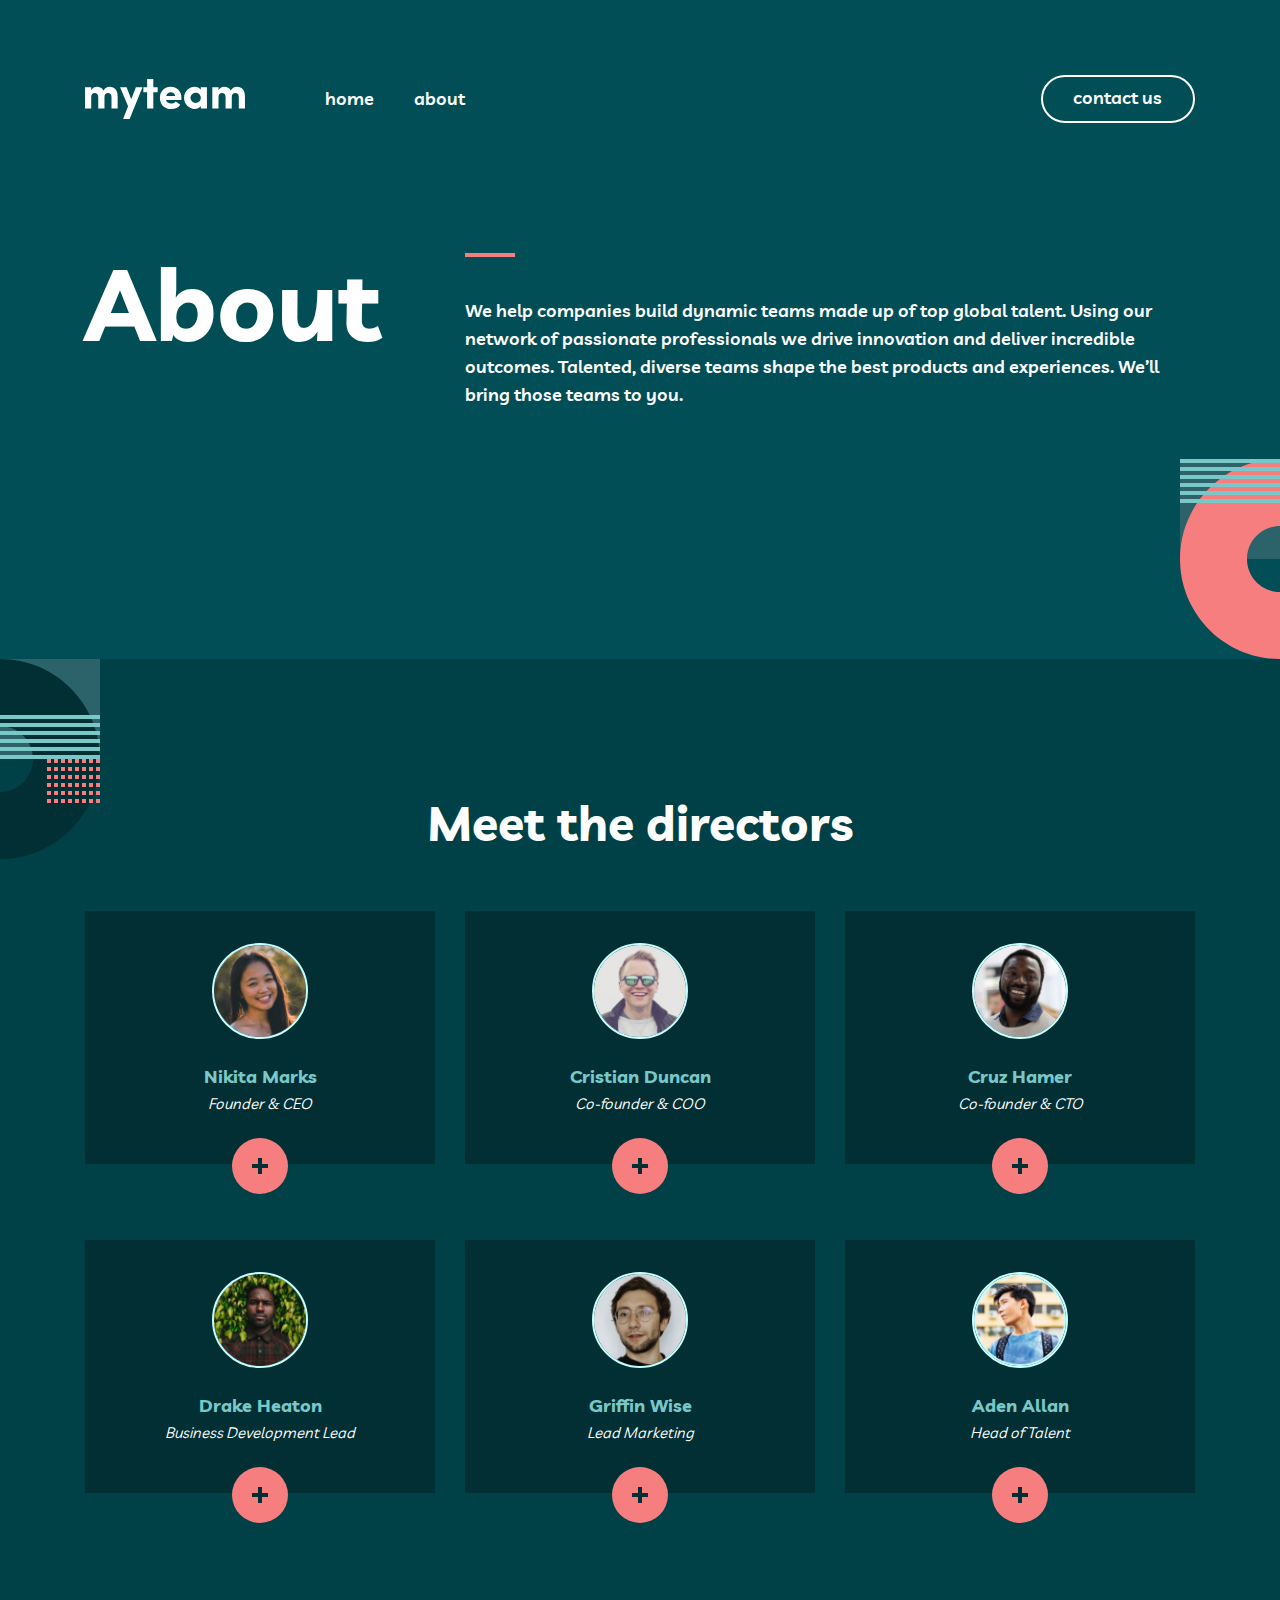
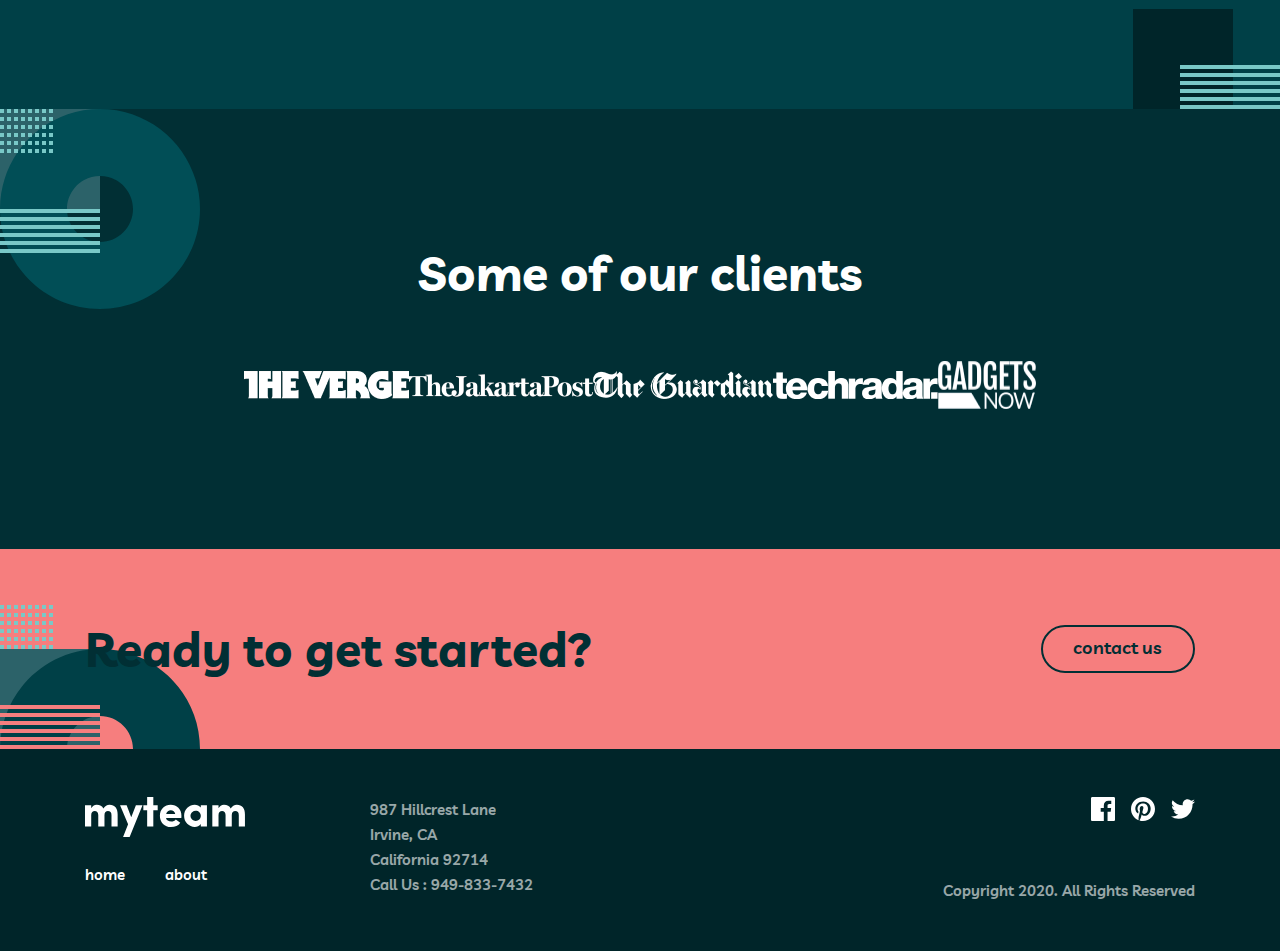
<file: about.html>
<!DOCTYPE html>
<html lang="en">

<head>
  <meta charset="UTF-8">
  <meta http-equiv="X-UA-Compatible" content="IE=edge">
  <meta name="viewport" content="width=device-width, initial-scale=1.0">
  <link rel="stylesheet" href="css/normalize.css">
  <link rel="stylesheet" href="css/about.css">
  <title>About</title>
</head>
<header class="header">
  <div class=" header__container container">
    <a class="header__logo" href="#">
      <img class="logo" src="img/logo.svg" width="160" height="40">
    </a>
    <div class="header__wrapper">
      <nav class="sitenav">
        <ul class="sitenav__list">
          <li class="sitenav__item"><a class="sitenav__link" href="index.html">home</a></li>
          <li class="sitenav__item"><a class="sitenav__link" href="about.html">about</a></li>
        </ul>
      </nav>
      <a class="header___link button" href="contact.html">contact us</a>
    </div>
  </div>
</header>

<main class="main">
  <section class="hero">
    <div class="hero__container container">
      <h1 class="hero__title">About</h1>
      <p class="hero__text">We help companies build dynamic teams made up of top global talent. Using our network of
        passionate professionals we drive innovation and deliver incredible outcomes. Talented, diverse teams shape the
        best products and experiences. We’ll bring those teams to you.</p>
    </div>
  </section>

  <section class="meeting">
    <div class="meeting__container container">
      <h2 class="meeting__title">Meet the directors</h2>
      <div class="meeting__cards">
        <div class="meeting__card card">
          <div class="card__wrapper">
            <img class="card__img" src="img/nikita.jpg" alt="Nikita" width="96" height="96">
            <ul class="card__list">
              <li class="card__author">Nikita Marks</li>
              <li class="card__author-position">Founder & CEO</li>
            </ul>
          </div>
          <button class="card__button"></button>
        </div>
        <div class="meeting__card card">
          <div class="card__wrapper">
            <img class="card__img" src="img/cristian.jpg" alt="cristian" width="96" height="96">
            <ul class="card__list">
              <li class="card__author">Cristian Duncan</li>
              <li class="card__author-position">Co-founder & COO</li>
            </ul>
          </div>
          <button class="card__button"></button>
        </div>
        <div class="meeting__card card">
          <div class="card__wrapper">
            <img class="card__img" src="img/cruz.jpg" alt="Cruz" width="96" height="96">
            <ul class="card__list">
              <li class="card__author">Cruz Hamer</li>
              <li class="card__author-position">Co-founder & CTO</li>
            </ul>
          </div>
          <button class="card__button"></button>
        </div>
        <div class="meeting__card card">
          <div class="card__wrapper">
            <img class="card__img" src="img/drake.jpg" alt="drake" width="96" height="96">
            <ul class="card__list">
              <li class="card__author">Drake Heaton</li>
              <li class="card__author-position">Business Development Lead</li>
            </ul>
          </div>
          <button class="card__button"></button>
        </div>
        <div class="meeting__card card">
          <div class="card__wrapper">
            <img class="card__img" src="img/griffin.jpg" alt="Griffin" width="96" height="96">
            <ul class="card__list">
              <li class="card__author">Griffin Wise</li>
              <li class="card__author-position">Lead Marketing</li>
            </ul>
          </div>
          <button class="card__button"></button>
        </div>
        <div class="meeting__card card">
          <div class="card__wrapper">
            <img class="card__img" src="img/aden.jpg" alt="Aden" width="96" height="96">
            <ul class="card__list">
              <li class="card__author">Aden Allan</li>
              <li class="card__author-position">Head of Talent</li>
            </ul>
          </div>
          <button class="card__button"></button>
        </div>
      </div>
    </div>
  </section>

  <section class="clients">
    <div class="clients__container container">
      <h2 class="clients__title">Some of our clients</h2>
      <div class="clients__box">
        <img src="img/the-verge@2x.png" alt="verge" width="165" height="28"
          srcset="img/the-verge.png 1x, img/the-verge@2x.png 2x">
        <img src="img/the-jakarta-post@2x.png" alt="the-jakarta-post" width="184" height="23"
          srcset="img/the-jakarta-post.png 1x, img/the-jakarta-post@2x.png 2x">
        <img src="img/the-guardian@2x.png" alt="the-guardian" width="180" height="28"
          srcset="img/the-guardian.png 1x, img/the-guardian@2x.png">
        <img src="img/techradar@2x.png" alt="techradar" width="165" height="28"
          srcset="img/techradar.png 1x, img/techradar@2x.png 2x">
        <img src="img/gadgets-now@2x.png" alt="gadgets-now" width="98" height="48"
          srcset="img/gadgets-now.png 1x, img/gadgets-now@2x.png 2x">
      </div>
    </div>
  </section>

  <section class="cta">
    <div class="container">
      <div class="cta__box">
        <h3 class="cta__title">Ready to get started?</h3>
        <a class="cta__link button" href="contact.html">contact us</a>
      </div>
    </div>
  </section>
</main>

<!-- FOOTER -->
<footer class="footer">
  <div class="container">
    <div class="footer__main">
      <div class="footer__main-wrapper">
        <a class="foooter__logo" href="index.html">
          <img class="logo" src="img/logo.svg" alt="logo" width="160" height="40">
        </a>
        <nav class="sitenav footer__sitenav">
          <ul class="sitenav__list">
            <li class="sitenav__item"><a class="sitenav__link" href="index.html">home</a></li>
            <li class="sitenav__item"><a class="sitenav__link" href="about.html">about</a></li>
          </ul>
        </nav>
      </div>

      <div class="footer__adress">
        <ul class="footer__list">
          <li class="footer__item">987 Hillcrest Lane</li>
          <li class="footer__item">Irvine, CA</li>
          <li class="footer__item">California 92714</li>
          <li class="footer__item">Call Us : 949-833-7432</li>
        </ul>
      </div>

      <div class="footer__networks">
        <div class="footer__networks-wrapper">
          <a class="footer__networks-link" href="#">
            <svg class="footer__networks-icon" width="24" height="24" fill="none" xmlns="http://www.w3.org/2000/svg">
              <path
                d="M22.675 0H1.325C.593 0 0 .593 0 1.325v21.351C0 23.407.593 24 1.325 24H12.82v-9.294H9.692v-3.622h3.128V8.413c0-3.1 1.893-4.788 4.659-4.788 1.325 0 2.463.099 2.795.143v3.24l-1.918.001c-1.504 0-1.795.715-1.795 1.763v2.313h3.587l-.467 3.622h-3.12V24h6.116c.73 0 1.323-.593 1.323-1.325V1.325C24 .593 23.407 0 22.675 0Z"
                fill="#fff" /></svg>
          </a>
          <a class="footer__networks-link" href="#">
            <svg class="footer__networks-icon" width="24" height="24" fill="none" xmlns="http://www.w3.org/2000/svg">
              <path
                d="M12 0C5.373 0 0 5.372 0 12c0 5.084 3.163 9.426 7.627 11.174-.105-.949-.2-2.405.042-3.441.218-.937 1.407-5.965 1.407-5.965s-.359-.719-.359-1.782c0-1.668.967-2.914 2.171-2.914 1.023 0 1.518.769 1.518 1.69 0 1.029-.655 2.568-.994 3.995-.283 1.194.599 2.169 1.777 2.169 2.133 0 3.772-2.249 3.772-5.495 0-2.873-2.064-4.882-5.012-4.882-3.414 0-5.418 2.561-5.418 5.207 0 1.031.397 2.138.893 2.738a.36.36 0 0 1 .083.345l-.333 1.36c-.053.22-.174.267-.402.161-1.499-.698-2.436-2.889-2.436-4.649 0-3.785 2.75-7.262 7.929-7.262 4.163 0 7.398 2.967 7.398 6.931 0 4.136-2.607 7.464-6.227 7.464-1.216 0-2.359-.631-2.75-1.378l-.748 2.853c-.271 1.043-1.002 2.35-1.492 3.146C9.57 23.812 10.763 24 12 24c6.627 0 12-5.373 12-12 0-6.628-5.373-12-12-12Z"
                fill="#fff" /></svg>
          </a>
          <a class="footer__networks-link" href="#">
            <svg class="footer__networks-icon" width="24" height="20" fill="none" xmlns="http://www.w3.org/2000/svg">
              <path
                d="M24 2.557a9.83 9.83 0 0 1-2.828.775A4.932 4.932 0 0 0 23.337.608a9.864 9.864 0 0 1-3.127 1.195A4.916 4.916 0 0 0 16.616.248c-3.179 0-5.515 2.966-4.797 6.045A13.978 13.978 0 0 1 1.671 1.149a4.93 4.93 0 0 0 1.523 6.574 4.903 4.903 0 0 1-2.229-.616c-.054 2.281 1.581 4.415 3.949 4.89a4.935 4.935 0 0 1-2.224.084 4.928 4.928 0 0 0 4.6 3.419A9.9 9.9 0 0 1 0 17.54a13.94 13.94 0 0 0 7.548 2.212c9.142 0 14.307-7.721 13.995-14.646A10.025 10.025 0 0 0 24 2.557Z"
                fill="#fff" /></svg>
          </a>
        </div>
        <p class="footer__networks-copyright">Copyright 2020. All Rights Reserved</p>
      </div>
    </div>
  </div>
</footer>

<body>

</body>

</html>
</file>
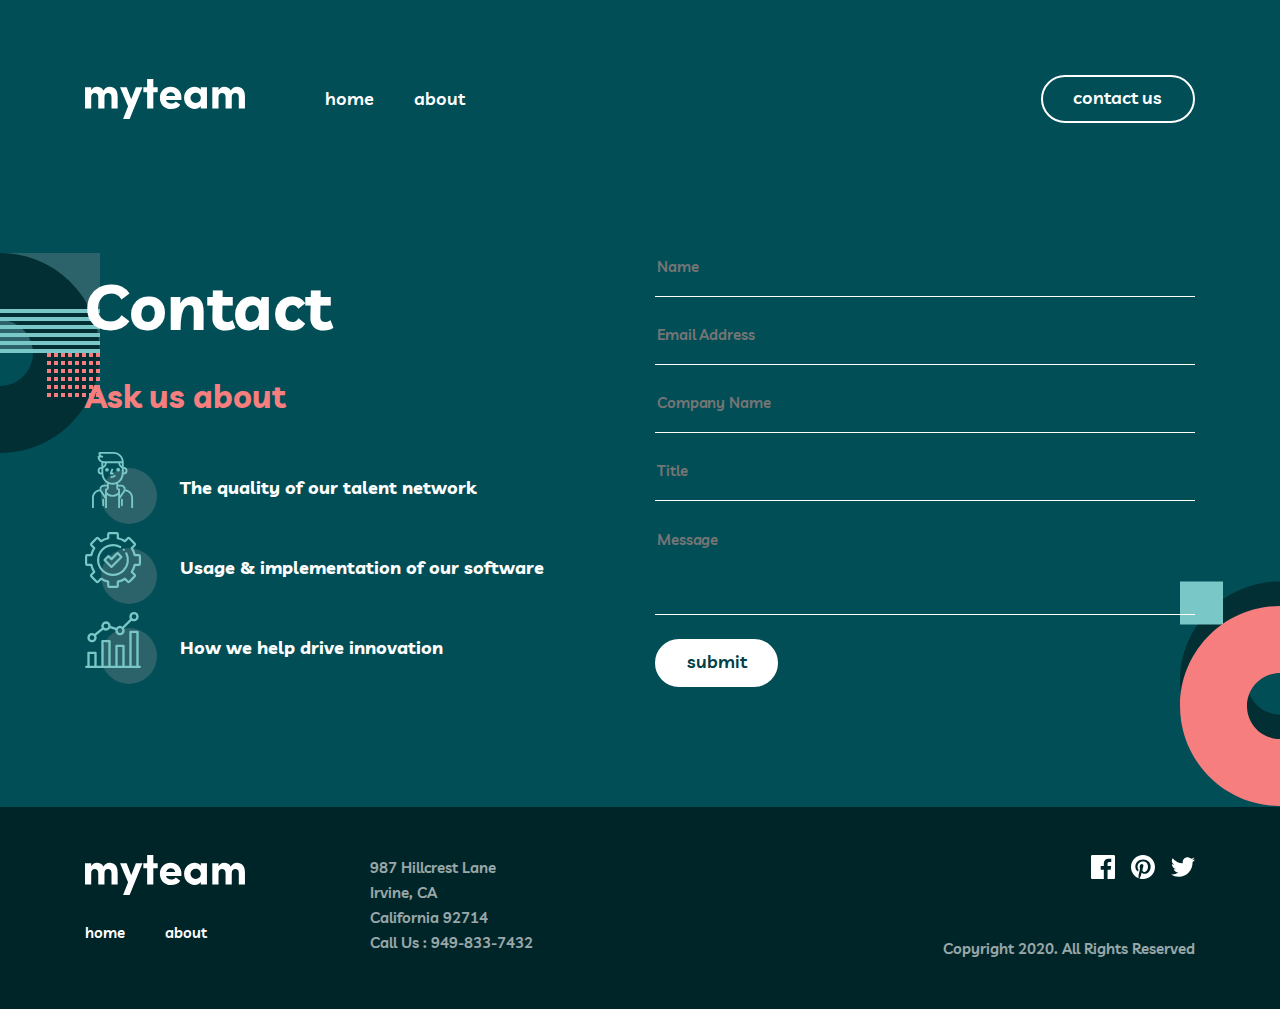
<file: contact.html>
<!DOCTYPE html>
<html lang="en">

<head>
  <meta charset="UTF-8">
  <meta http-equiv="X-UA-Compatible" content="IE=edge">
  <meta name="viewport" content="width=device-width, initial-scale=1.0">
  <link rel="stylesheet" href="css/normalize.css">
  <link rel="stylesheet" href="css/contact.css">
  <title>Contact us</title>
</head>

<body>
  <header class="header">
    <div class=" header__container container">
      <a class="header__logo" href="#">
        <img class="logo" src="img/logo.svg" width="160" height="40">
      </a>
      <div class="header__wrapper">
        <nav class="sitenav">
          <ul class="sitenav__list">
            <li class="sitenav__item"><a class="sitenav__link" href="index.html">home</a></li>
            <li class="sitenav__item"><a class="sitenav__link" href="about.html">about</a></li>
          </ul>
        </nav>
        <a class="header___link button" href="contact.html">contact us</a>
      </div>
    </div>
  </header>

  <main class="main">
    <section class="contact">
      <div class="contact__container container">
        <div class="contact__info">
          <h2 class="contact__title">Contact</h2>
          <h3 class="contact__heading">Ask us about</h3>
          <div class="contact__box box">
            <div class="box__wrapper">
              <img class="box__img" src="img/icon-circle-man.svg" width="72" height="72">
              <p class="box__text">The quality of our talent network</p>
            </div>
            <div class="box__wrapper">
              <img class="box__img" src="img/icon-circle-check-cog.svg" width="72" height="72">
              <p class="box__text">Usage & implementation of our software</p>
            </div>
            <div class="box__wrapper">
              <img class="box__img" src="img/icon-circle-line-chart.svg" width="72" height="72">
              <p class="box__text">How we help drive innovation</p>
            </div>
          </div>
        </div>

        <div class="contact__forms">
          <form class="contact__form form" method="post">
            <input class="contact__input" type="text" name="first name" placeholder="Name" required>
            <input class="contact__input" type="email" name="Email address" placeholder="Email Address" required
              pattern="^([a-z0-9_\.-]+)@([\da-z\.-]+)\.([a-z\.]{2,6})$">
            <input class="contact__input" type="text" name="company name" placeholder="Company Name" required>
            <input class="contact__input" type="text" name="title" placeholder="Title" required>
            <textarea class="contact__textarea" name="messsage" placeholder="Message"></textarea>
            <button class="contact__button button" type="submit">submit</button>
        </div>
        </form>
      </div>
    </section>

  </main>

  <!-- FOOTER -->
  <footer class="footer">
    <div class="container">
      <div class="footer__main">
        <div class="footer__main-wrapper">
          <a class="foooter__logo" href="index.html">
            <img class="logo" src="img/logo.svg" alt="logo" width="160" height="40">
          </a>
          <nav class="sitenav footer__sitenav">
            <ul class="sitenav__list">
              <li class="sitenav__item"><a class="sitenav__link" href="index.html">home</a></li>
              <li class="sitenav__item"><a class="sitenav__link" href="about.html">about</a></li>
            </ul>
          </nav>
        </div>

        <div class="footer__adress">
          <ul class="footer__list">
            <li class="footer__item">987 Hillcrest Lane</li>
            <li class="footer__item">Irvine, CA</li>
            <li class="footer__item">California 92714</li>
            <li class="footer__item">Call Us : 949-833-7432</li>
          </ul>
        </div>

        <div class="footer__networks">
          <div class="footer__networks-wrapper">
            <a class="footer__networks-link" href="#">
              <svg class="footer__networks-icon" width="24" height="24" fill="none" xmlns="http://www.w3.org/2000/svg">
                <path
                  d="M22.675 0H1.325C.593 0 0 .593 0 1.325v21.351C0 23.407.593 24 1.325 24H12.82v-9.294H9.692v-3.622h3.128V8.413c0-3.1 1.893-4.788 4.659-4.788 1.325 0 2.463.099 2.795.143v3.24l-1.918.001c-1.504 0-1.795.715-1.795 1.763v2.313h3.587l-.467 3.622h-3.12V24h6.116c.73 0 1.323-.593 1.323-1.325V1.325C24 .593 23.407 0 22.675 0Z"
                  fill="#fff" /></svg>
            </a>
            <a class="footer__networks-link" href="#">
              <svg class="footer__networks-icon" width="24" height="24" fill="none" xmlns="http://www.w3.org/2000/svg">
                <path
                  d="M12 0C5.373 0 0 5.372 0 12c0 5.084 3.163 9.426 7.627 11.174-.105-.949-.2-2.405.042-3.441.218-.937 1.407-5.965 1.407-5.965s-.359-.719-.359-1.782c0-1.668.967-2.914 2.171-2.914 1.023 0 1.518.769 1.518 1.69 0 1.029-.655 2.568-.994 3.995-.283 1.194.599 2.169 1.777 2.169 2.133 0 3.772-2.249 3.772-5.495 0-2.873-2.064-4.882-5.012-4.882-3.414 0-5.418 2.561-5.418 5.207 0 1.031.397 2.138.893 2.738a.36.36 0 0 1 .083.345l-.333 1.36c-.053.22-.174.267-.402.161-1.499-.698-2.436-2.889-2.436-4.649 0-3.785 2.75-7.262 7.929-7.262 4.163 0 7.398 2.967 7.398 6.931 0 4.136-2.607 7.464-6.227 7.464-1.216 0-2.359-.631-2.75-1.378l-.748 2.853c-.271 1.043-1.002 2.35-1.492 3.146C9.57 23.812 10.763 24 12 24c6.627 0 12-5.373 12-12 0-6.628-5.373-12-12-12Z"
                  fill="#fff" /></svg>
            </a>
            <a class="footer__networks-link" href="#">
              <svg class="footer__networks-icon" width="24" height="20" fill="none" xmlns="http://www.w3.org/2000/svg">
                <path
                  d="M24 2.557a9.83 9.83 0 0 1-2.828.775A4.932 4.932 0 0 0 23.337.608a9.864 9.864 0 0 1-3.127 1.195A4.916 4.916 0 0 0 16.616.248c-3.179 0-5.515 2.966-4.797 6.045A13.978 13.978 0 0 1 1.671 1.149a4.93 4.93 0 0 0 1.523 6.574 4.903 4.903 0 0 1-2.229-.616c-.054 2.281 1.581 4.415 3.949 4.89a4.935 4.935 0 0 1-2.224.084 4.928 4.928 0 0 0 4.6 3.419A9.9 9.9 0 0 1 0 17.54a13.94 13.94 0 0 0 7.548 2.212c9.142 0 14.307-7.721 13.995-14.646A10.025 10.025 0 0 0 24 2.557Z"
                  fill="#fff" /></svg>
            </a>
          </div>
          <p class="footer__networks-copyright">Copyright 2020. All Rights Reserved</p>
        </div>
      </div>
    </div>
  </footer>
</body>

</html>
</file>
<file: css/about.css>
:root {
  --color-white: #fff;
  --color-bg: #014e56;
  --color-green: #014e56;
  --color-orange: #f67e7e;
  --color-light-green: #79c8c7;
  --color-dark-green-bg: #012F34;
  --color-dark-green-bg-features: #004047;
  --color-dark-green-bg-footer: #002529;
}

/* FONTS */

/* livvic-regular - latin */
@font-face {
  font-family: "Livvic";
  font-style: normal;
  font-weight: 400;
  src: local(""),
    url("../fonts/livvic-v11-latin-regular.woff2") format("woff2"),
    url("../fonts/livvic-v11-latin-regular.woff") format("woff");
  font-display: swap;
}

/* livvic-600 - latin */
@font-face {
  font-family: "Livvic";
  font-style: normal;
  font-weight: 600;
  src: local(""),
    url("../fonts/livvic-v11-latin-600.woff2") format("woff2"),
    url("../fonts/livvic-v11-latin-600.woff") format("woff");
  font-display: swap;
}

/* livvic-700 - latin */
@font-face {
  font-family: "Livvic";
  font-style: normal;
  font-weight: 700;
  src: local(""),
    url("../fonts/livvic-v11-latin-700.woff2") format("woff2"),
    url("../fonts/livvic-v11-latin-700.woff") format("woff");
  font-display: swap;
}

*,
::after,
::before {
  box-sizing: border-box;
}

html {
  height: 100%;
  scroll-behavior: smooth;
}

body {
  width: auto;
  display: flex;
  flex-direction: column;
  margin: 0;
  padding: 0;
  height: 100%;
  font-family: "Livvic", sans-serif;
  color: var(--color-white);
}

a {
  text-decoration: none;
}

a:hover {
  transition: 0.3s ease;
}

a:active {
  opacity: 0.8;
}

ul {
  margin: 0;
  padding: 0;
  list-style: none;
}

.container {
  width: 100%;
  max-width: 1160px;
  padding-right: 25px;
  padding-left: 25px;
  margin-left: auto;
  margin-right: auto;
}

.button {
  cursor: pointer;
  border: 2px solid var(--color-white);
  border-radius: 24px;
  padding: 7px 31px 9px 30px;
  color: var(--color-white);
  background-color: transparent;
}

/* HEADER */

.header {
  padding-top: 75px;
  padding-bottom: 130px;
  background-color: var(--color-bg);
}

.header__container {
  display: flex;
  align-items: center;
}

.header__logo {
  width: 100%;
  max-width: 160px;
  height: 40px;
  margin-right: 80px;
}

.logo {
  display: block;
}

.header__wrapper {
  display: flex;
  width: 100%;
}

.header__wrapper a {
  font-weight: 600;
  font-size: 18px;
  line-height: 28px;
  color: var(--color-white);
}

.sitenav {
  display: flex;
  align-items: center;
}

.sitenav__list {
  display: flex;
  align-items: center;
}

.sitenav__item {
  margin: 0;
}

.sitenav__item:not(:last-child) {
  margin-right: 40px;
}

.sitenav__link {
  color: var(--color-white);
}

.sitenav__link:hover {
  color: var(--color-orange);
}

.header___link {
  margin-left: auto;
}

.header___link:hover {
  color: var(--color-green);
  background-color: var(--color-white);
}

/* MAIN */
.main {
  flex-grow: 1;
}

/* HERO */
.hero {
  background: url(../img/about-hero-cicle-icon.svg) no-repeat;
  background-position: right -100px bottom;
  background-color: var(--color-bg);
}

.hero__container {
  display: flex;
  padding-bottom: 250px;
}

.hero__title {
  width: 100%;
  max-width: 350px;
  height: 100px;
  margin: 0;
  font-weight: 700;
  font-size: 100px;
  line-height: 100px;
  color: var(--color-white);
  margin-right: 30px;
}

.hero__title-orange {
  color: var(--color-orange);
}

.hero__text {
  width: 100%;
  height: 156px;
  display: flex;
  align-items: flex-end;
  position: relative;
  margin: 0;
  font-weight: 600;
  font-size: 18px;
  line-height: 28px;
}

.hero__text::before {
  content: "";
  top: 0;
  position: absolute;
  width: 50px;
  height: 4px;
  background-color: var(--color-orange);
}

/* MEETING */

.meeting {
  background: url(../img/about-meeting-cicle-icon.svg) no-repeat, url(../img/about-meeting-rectangle-icon.svg) no-repeat;
  background-position: left -100px top, right bottom;
  background-color: var(--color-dark-green-bg-features);
  font-weight: 700;
}

.meeting__container {
  padding: 140px 0;
}

.meeting__title {
  margin: 0;
  margin-bottom: 64px;
  text-align: center;
  color: var(--color-white);
  font-size: 48px;
  line-height: 48px;
}

.meeting__cards {
  display: flex;
  justify-content: center;
  flex-wrap: wrap;
  margin-left: -30px;
}

.card {
  width: 100%;
  max-width: 350px;
  height: 253px;
  background-color: var(--color-dark-green-bg);
  margin-bottom: 76px;
  margin-left: 30px;
}

.card__wrapper {
  padding: 32px 24px;
  display: flex;
  flex-direction: column;
  align-items: center;
}

.card__img {
  display: block;
  border: 2px solid #c4fffe;
  border-radius: 50%;
  margin-bottom: 24px;
}

.card__list {
  display: flex;
  flex-direction: column;
  align-items: center;
}

.card__author {
  font-size: 18px;
  line-height: 28px;
  text-align: center;
  color: var(--color-light-green);
}

.card__author-position {
  font-style: italic;
  font-weight: 500;
  font-size: 15px;
  line-height: 25px;
  color: var(--color-white);
}

.card__button {
  position: relative;
  bottom: 10px;
  left: 42%;
  cursor: pointer;
  border-radius: 50%;
  border: none;
  background: url(../img/plus-icon.png) no-repeat;
  background-position: center center;
  width: 100%;
  max-width: 56px;
  height: 56px;
  padding: 20px;
  background-color: var(--color-orange);
}

/* CLIENTS */

.clients {
  background: url(../img/about-clients-cicle-icon.svg) no-repeat;
  background-position: left top;
  background-color: var(--color-dark-green-bg);
}

.clients__container {
  display: flex;
  flex-direction: column;
  align-items: center;
  padding: 140px 0;
}

.clients__title {
  margin: 0;
  margin-bottom: 64px;
  font-weight: 700;
  font-size: 48px;
  line-height: 48px;
  text-align: center;
  color: var(--color-white);
}

.clients__box {
  display: flex;
  align-items: center;

}

.clients__img {
  display: block;
}

.clients__img:not(:last-of-type) {
  margin-right: 80px;
}

/* CTA */
.cta {
  background: url(../img/cta-bg.svg) no-repeat;
  background-position: left bottom -100px;
  background-color: var(--color-orange);
}

.cta__box {
  padding: 76px 0;
  display: flex;
  align-items: center;
}

.cta__title {
  margin: 0;
  font-weight: 700;
  font-size: 48px;
  line-height: 48px;
  color: var(--color-dark-green-bg);
}

.cta__link {
  margin-left: auto;
  border: 2px solid var(--color-dark-green-bg);
  color: var(--color-dark-green-bg);
  font-weight: 600;
  font-size: 18px;
  line-height: 28px;
}

.cta__link:hover {
  background-color: var(--color-dark-green-bg);
  color: var(--color-white);
}

/* FOOTER */
.footer {
  background-color: var(--color-dark-green-bg-footer);
}

.footer__main {
  display: flex;
  padding: 48px 0;
  font-weight: 600;
  font-size: 15px;
  line-height: 25px;
  color: var(--color-white);

}

.footer__main-wrapper {
  flex-direction: column;
  margin-right: 125px;
}

.foooter__logo {}

.logo {}


.footer__sitenav {
  margin-top: 25px;
  padding: 0;
}

.footer__adress {}

.footer__list {}

.footer__item {
  opacity: 0.6;
}


.footer__networks {
  margin-left: auto;
  text-align: right;
}

.footer__networks-wrapper {
  display: flex;
  align-items: center;
  justify-content: flex-end;
}

.footer__networks-link {
  display: block;
}

.footer__networks-link:not(:last-child) {
  margin-right: 16px;
}

.footer__networks-icon:hover path {
  fill: var(--color-orange);
  transition: 0.3s ease;
}

.footer__networks-copyright {
  margin: 0;
  padding-top: 50px;
  opacity: 0.6;
}


/* MEDIA */

@media (max-width: 770px) {
  .container {
    max-width: 770px;
    padding-right: 40px;
    padding-left: 40px;
  }

  /* HEADER */
  .header {
    padding-top: 64px;
    padding-bottom: 0;
  }

  .header__logo {
    margin-right: 48px;
  }

  /* HERO */
  .hero {
    background: url(../img/about-cicle-icon.svg) no-repeat;
    background-position: right -100px bottom;
    background-color: var(--color-bg);
  }

  .hero__container {
    padding: 112px 0;
    flex-direction: column;
    align-items: center;
  }

  .hero__title {
    max-width: 683px;
    height: 56px;
    margin: 0;
    margin-bottom: 24px;
    font-size: 64px;
    line-height: 56px;
    text-align: center;
  }

  .hero__text {
    max-width: 457px;
    height: 140px;
    text-align: center;
    font-size: 15px;
  }

  .hero__text::before {
    content: none;
  }

  /* MEETING */
  .meeting__container {
    padding: 100px 0;
  }

  .meeting__title {
    font-size: 32px;
    line-height: 32px;
    margin-bottom: 48px;
  }

  .meeting__cards {
    align-items: center;
  }

  .meeting__card:not(:last-child) {
    margin-right: 11px;
  }

  .card {
    max-width: 281px;
  }

  .card__img {
    margin-bottom: 16px;
  }

  /* CLIENTS */
  .clients {
    background: url(../img/about-clients-cicle-icon.svg) no-repeat;
    background-position: left top -100px;
    background-color: var(--color-dark-green-bg);
  }

  .clients__container {
    padding: 100px 0;
  }

  .clients__title {
    max-width: 478px;
    height: 32px;
    margin-bottom: 48px;
    font-size: 32px;
    line-height: 32px;
  }

  .clients__img {
    width: 100px;
  }

  .clients__img:not(:last-of-type) {
    margin-right: 50px;
  }


  /* CTA */

  .cta__box {
    padding: 84px 0;
  }

  .cta__title {
    font-size: 32px;
    line-height: 32px;
  }

  .cta__link {
    justify-content: space-around;
  }

  /* FOOTER */

  .footer__main {}

  .footer__networks-wrapper {}

  .footer__networks {}

  .footer {}

  .footer__main {
    display: flex;
    flex-wrap: wrap;
  }

  .footer__main-wrapper {}

  .foooter__logo {}

  .logo {}

  .sitenav {}

  .footer__sitenav {}

  .sitenav__list {}

  .sitenav__item {}

  .sitenav__link {}

  .footer__adress {
    flex-grow: 1;
  }

  .footer__list {
    text-align: end;
  }

  .footer__item {}

  .footer__networks {
    display: flex;
    align-items: center;
    justify-content: space-between;
    margin-left: 0;
  }

  .footer__networks-wrapper {

  }

  .footer__networks-link {}

  .footer__networks-icon {}

  .footer__networks-copyright {
    padding: 0;
    }
}


@media only screen and (-webkit-min-device-pixel-ratio: 2),
only screen and (min--moz-device-pixel-ratio: 2),
only screen and (-o-min-device-pixel-ratio: 2/1),
only screen and (min-device-pixel-ratio: 2),
only screen and (min-resolution: 192dpi),
only screen and (min-resolution: 2dppx) {}
</file>
<file: css/contact.css>
:root {
  --color-white: #fff;
  --color-bg: #014e56;
  --color-green: #014e56;
  --color-orange: #f67e7e;
  --color-light-green: #79c8c7;
  --color-dark-green-bg: #012F34;
  --color-dark-green-bg-features: #004047;
  --color-dark-green-bg-footer: #002529;
}

/* FONTS */

/* livvic-regular - latin */
@font-face {
  font-family: "Livvic";
  font-style: normal;
  font-weight: 400;
  src: local(""),
    url("../fonts/livvic-v11-latin-regular.woff2") format("woff2"),
    url("../fonts/livvic-v11-latin-regular.woff") format("woff");
  font-display: swap;
}

/* livvic-600 - latin */
@font-face {
  font-family: "Livvic";
  font-style: normal;
  font-weight: 600;
  src: local(""),
    url("../fonts/livvic-v11-latin-600.woff2") format("woff2"),
    url("../fonts/livvic-v11-latin-600.woff") format("woff");
  font-display: swap;
}

/* livvic-700 - latin */
@font-face {
  font-family: "Livvic";
  font-style: normal;
  font-weight: 700;
  src: local(""),
    url("../fonts/livvic-v11-latin-700.woff2") format("woff2"),
    url("../fonts/livvic-v11-latin-700.woff") format("woff");
  font-display: swap;
}

*,
::after,
::before {
  box-sizing: border-box;
}

html {
  height: 100%;
  scroll-behavior: smooth;
}

body {
  display: flex;
  flex-direction: column;
  margin: 0;
  padding: 0;
  height: 100%;
  font-family: "Livvic", sans-serif;
  color: var(--color-white);
}

a {
  text-decoration: none;
}

a:hover {
  transition: 0.3s ease;
}

a:active {
  opacity: 0.8;
}

ul {
  margin: 0;
  padding: 0;
  list-style: none;
}

::-webkit-input-placeholder,
::-moz-placeholder,
::-ms-input-placeholder,
::-moz-placeholder {
  color: rgba(52, 49, 61, 0.5);
  opacity: 1;
}

.container {
  width: 100%;
  max-width: 1160px;
  padding-right: 25px;
  padding-left: 25px;
  margin-left: auto;
  margin-right: auto;
}


.button {
  cursor: pointer;
  border: 2px solid var(--color-white);
  border-radius: 24px;
  padding: 7px 31px 9px 30px;
  color: var(--color-white);
  background-color: transparent;
}


/* HEADER */

.header {
  padding-top: 75px;
  padding-bottom: 130px;
  background-color: var(--color-bg);
}

.header__container {
  display: flex;
  align-items: center;
}

.header__logo {
  width: 100%;
  max-width: 160px;
  height: 40px;
  margin-right: 80px;
}

.logo {
  display: block;
}

.header__wrapper {
  display: flex;
  width: 100%;
}

.header__wrapper a {
  font-weight: 600;
  font-size: 18px;
  line-height: 28px;
  color: var(--color-white);
}

.sitenav {
  display: flex;
  align-items: center;
}

.sitenav__list {
  display: flex;
  align-items: center;
}

.sitenav__item {
  margin: 0;
}

.sitenav__item:not(:last-child) {
  margin-right: 40px;
}

.sitenav__link {
  color: var(--color-white);
}

.sitenav__link:hover {
  color: var(--color-orange);
}


.header___link {
  margin-left: auto;
}

.header___link:hover {
  color: var(--color-green);
  background-color: var(--color-white);
}

/* CONTACT */


.contact {
  background: url(../img/contact-contact-right-icon.svg) no-repeat, url(../img/contact-contact-left-icon.svg) no-repeat;
  background-position: right -100px bottom, left -100px top;
  background-color: var(--color-bg);
}

.contact__container {
  display: flex;
  align-items: center;
  padding-bottom: 120px;
}

.contact__info {
  width: 100%;
  font-weight: 700;
  margin-right: 30px;
}

.contact__title {
  margin: 0;
  margin-bottom: 16px;
  width: 100%;
  font-size: 64px;
  line-height: 100px;
}

.contact__heading {
  margin-top: 0;
  margin-bottom: 32px;
  font-size: 32px;
  line-height: 48px;
  color: var(--color-orange);
}

.contact__box {}

.box {}

.box__wrapper {
  display: flex;
  align-items: center;
}

.box__wrapper:not(:last-child) {
  margin-bottom: 8px;
}

.box__img {
  margin-right: 23px;

}

.box__text {
  margin: 0;
  font-size: 18px;
  line-height: 28px;
}

.contact__forms {
  width: 100%;
  flex-grow: 1;
}

.contact__form {
  display: flex;
  flex-direction: column;
}

.form {}

.contact__input,
.contact__textarea {
  padding-bottom: 17px;
  margin-bottom: 24px;
  background-color: transparent;
  border: none;
  outline: none;
  border-bottom: 1px solid var(--color-white);
  font-size: 15px;
  line-height: 25px;
  font-weight: 600;
  letter-spacing: -0.12px;
  color: var(--color-white);
}

/* INPUT */

.contact__input:not(:focus):not(:placeholder-shown):valid {
  border-color: var(--color-white);
  color: white;
}

.contact__input:not(:focus):not(:placeholder-shown):invalid {
  border-color: var(--color-orange);
  color: var(--color-orange);
}


.contact__textarea {
  resize: none;
  padding-bottom: 37px;
}

.contact__button {
  width: 100%;
  max-width: 123px;
  background-color: var(--color-white);
  color: var(--color-dark-green-bg-features);
  font-weight: 600;
  font-size: 18px;
  line-height: 28px;
}

.contact__button:hover{
  color: var(--color-white);
  background-color: var(--color-dark-green-bg-features);
}

.contact__button:active{
  opacity: 0.8;
}


/* FOOTER */
.footer {
  background-color: var(--color-dark-green-bg-footer);
}

.footer__main {
  display: flex;
  padding: 48px 0;
  font-weight: 600;
  font-size: 15px;
  line-height: 25px;
  color: var(--color-white);

}

.footer__main-wrapper {
  flex-direction: column;
  margin-right: 125px;
}

.foooter__logo {}

.logo {}


.footer__sitenav {
  margin-top: 25px;
  padding: 0;
}

.footer__adress {}

.footer__list {}

.footer__item {
  opacity: 0.6;
}


.footer__networks {
  margin-left: auto;
  text-align: right;
}

.footer__networks-wrapper {
  display: flex;
  align-items: center;
  justify-content: flex-end;
}

.footer__networks-link {
  display: block;
}

.footer__networks-link:not(:last-child) {
  margin-right: 16px;
}

.footer__networks-icon:hover path {
  fill: var(--color-orange);
  transition: 0.3s ease;
}

.footer__networks-copyright {
  margin: 0;
  padding-top: 50px;
  opacity: 0.6;
}




/* MEDIA */
@media only screen and (-webkit-min-device-pixel-ratio: 2),
only screen and (min--moz-device-pixel-ratio: 2),
only screen and (-o-min-device-pixel-ratio: 2/1),
only screen and (min-device-pixel-ratio: 2),
only screen and (min-resolution: 192dpi),
only screen and (min-resolution: 2dppx) {}
</file>
